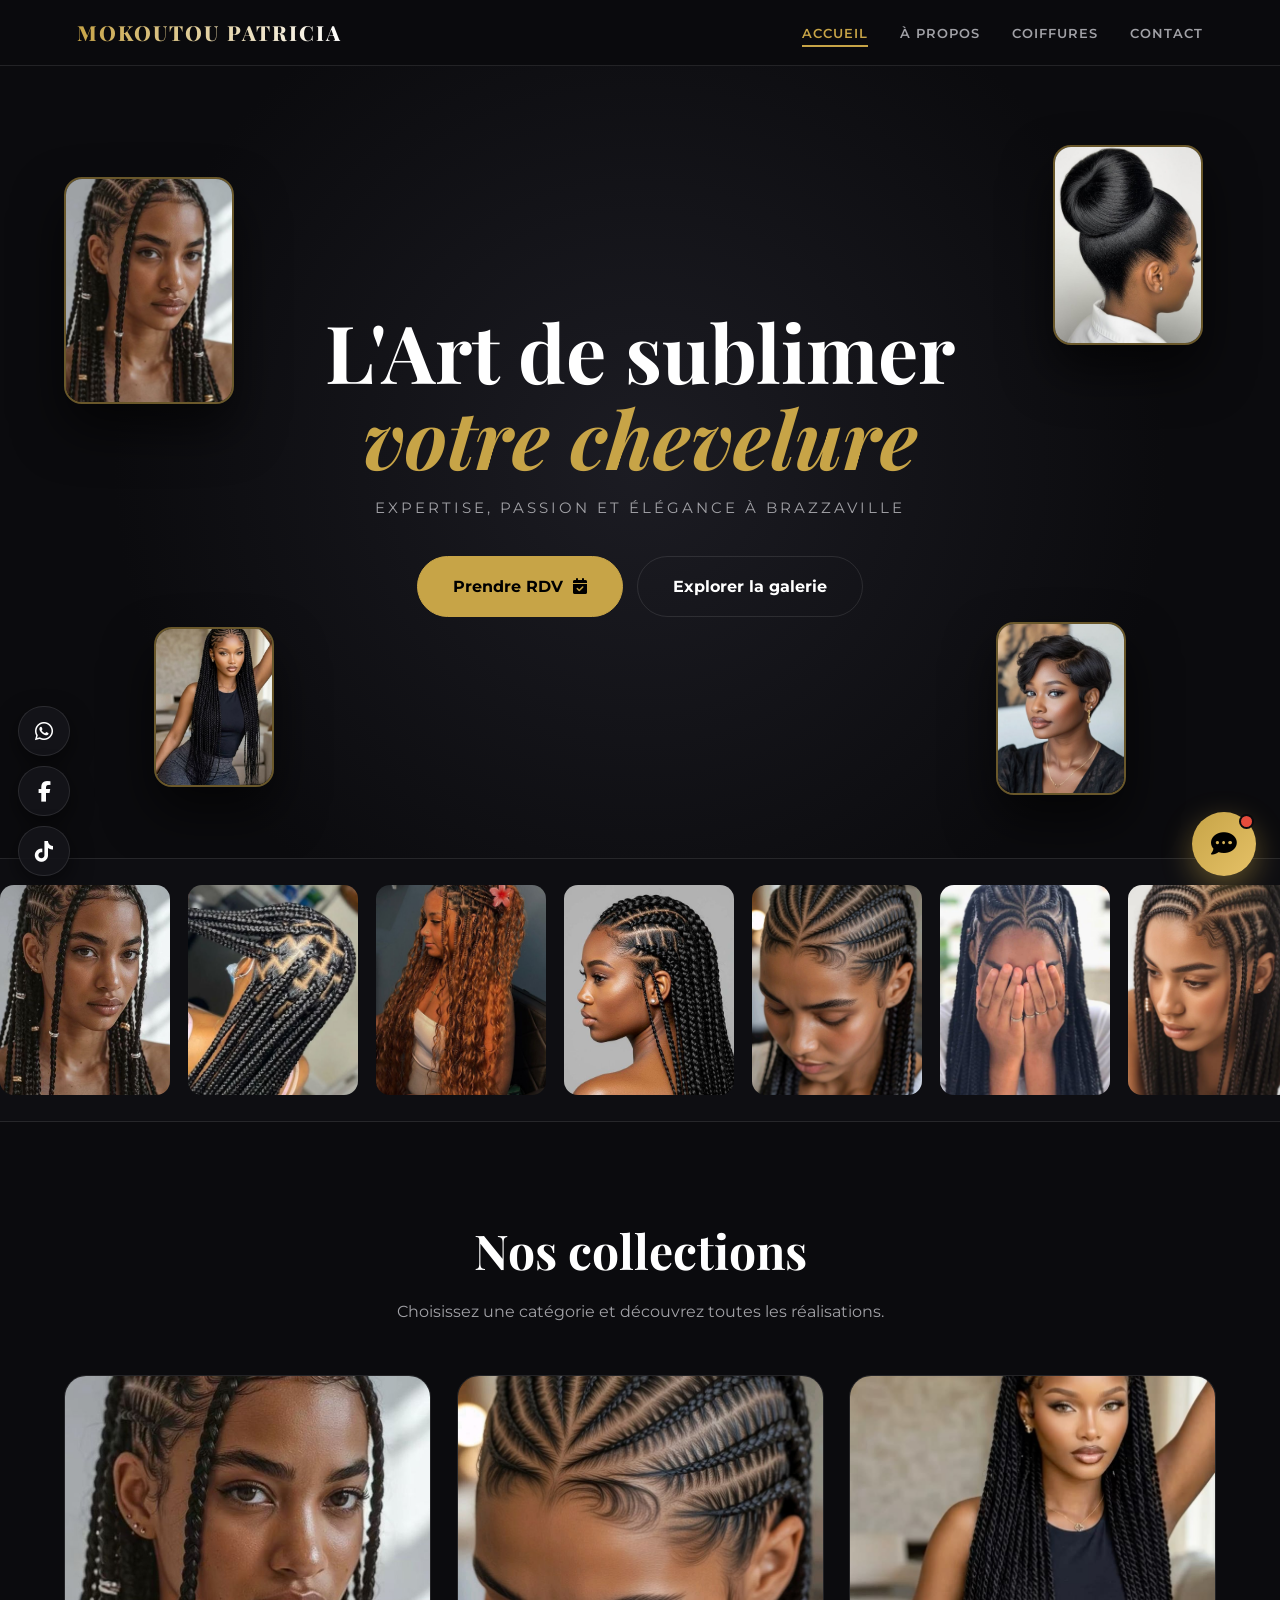
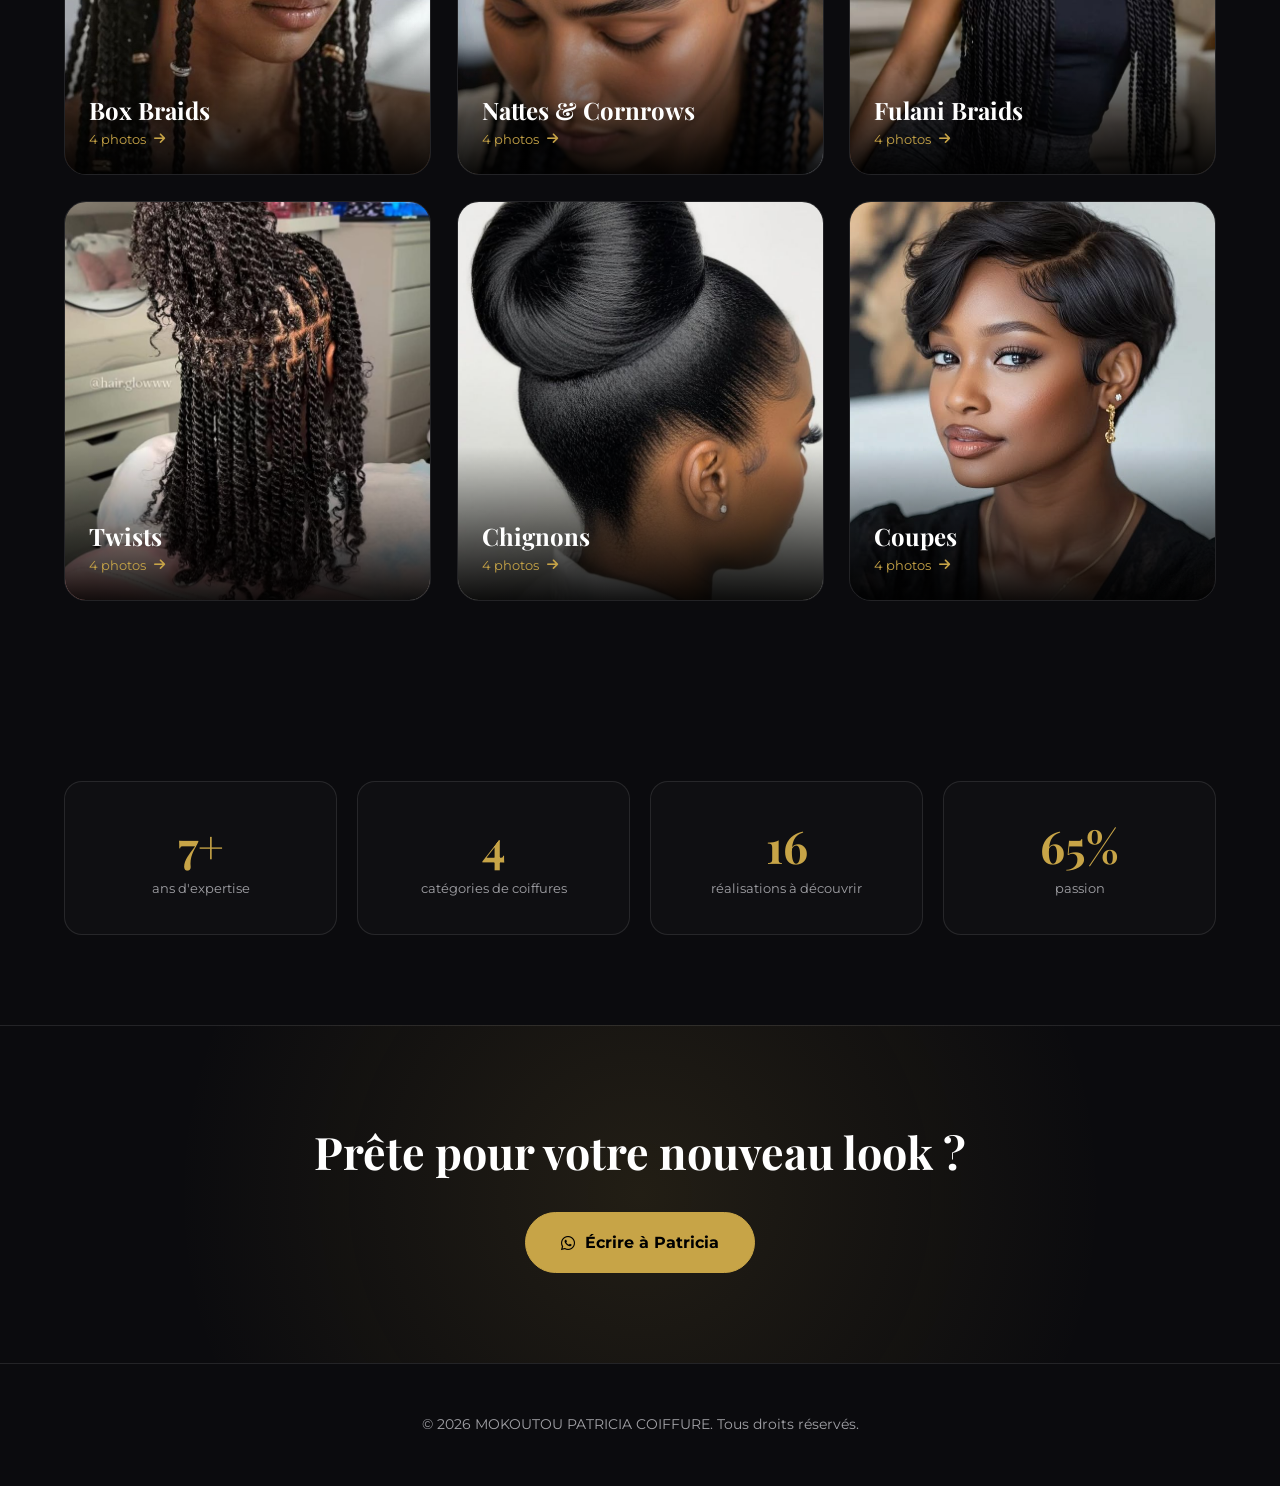
<file: index.html>
<!doctype html>
<html lang="fr">
  <head>
    <meta charset="UTF-8" />
    <meta name="viewport" content="width=device-width,initial-scale=1" />
    <link
      href="https://fonts.googleapis.com/css2?family=Montserrat:wght@300;400;600;800&family=Playfair+Display:ital,wght@0,700;1,700&display=swap"
      rel="stylesheet"
    />
    <link
      rel="stylesheet"
      href="https://cdnjs.cloudflare.com/ajax/libs/font-awesome/6.4.0/css/all.min.css"
    />
    <link rel="stylesheet" href="style.css" />
    <link rel="icon" href="47.jpeg" />
    <title>MOKOUTOU PATRICIA COIFFURE | Haute Coiffure à Brazzaville</title>
  </head>
  <body>
    <main>
      <section class="hero">
        <div class="float f1" data-img="1"></div>
        <div class="float f2" data-img="17"></div>
        <div class="float f3" data-img="21"></div>
        <div class="float f4" data-img="9"></div>
        <div class="hero-in">
          <h1>L'Art de sublimer<br /><em>votre chevelure</em></h1>
          <p class="sub">Expertise, passion et élégance à Brazzaville</p>
          <div class="btns">
            <a href="contact.html" class="btn main"
              >Prendre RDV <i class="fa-solid fa-calendar-check"></i></a
            ><a href="coiffures.html" class="btn line">Explorer la galerie</a>
          </div>
        </div>
      </section>
      <div class="marquee"><div class="track" id="marquee"></div></div>
      <section class="sec">
        <div class="wrap">
          <h2 class="stitle">Nos collections</h2>
          <p class="ssub">Choisissez une catégorie et découvrez toutes les réalisations.</p>
          <div class="cats" id="home-cats"></div>
        </div>
      </section>
      <section class="sec">
        <div class="wrap stats">
          <div class="stat rv">
            <b data-count="10" data-suf="+">0</b><small>ans d'expertise</small>
          </div>
          <div class="stat rv">
            <b id="n-styles" data-count="6">0</b><small>catégories de coiffures</small>
          </div>
          <div class="stat rv">
            <b id="n-photos" data-count="24">0</b><small>réalisations à découvrir</small>
          </div>
          <div class="stat rv"><b data-count="100" data-suf="%">0</b><small>passion</small></div>
        </div>
      </section>
      <section class="band">
        <h2 class="rv">Prête pour votre nouveau look ?</h2>
        <a
          class="btn main rv"
          data-wa="Bonjour Patricia, je souhaite prendre rendez-vous."
          target="_blank"
          href="#"
          ><i class="fa-brands fa-whatsapp"></i> Écrire à Patricia</a
        >
      </section>
    </main>
    <script src="config.js"></script>
    <script src="script.js"></script>
  </body>
</html>
</file>
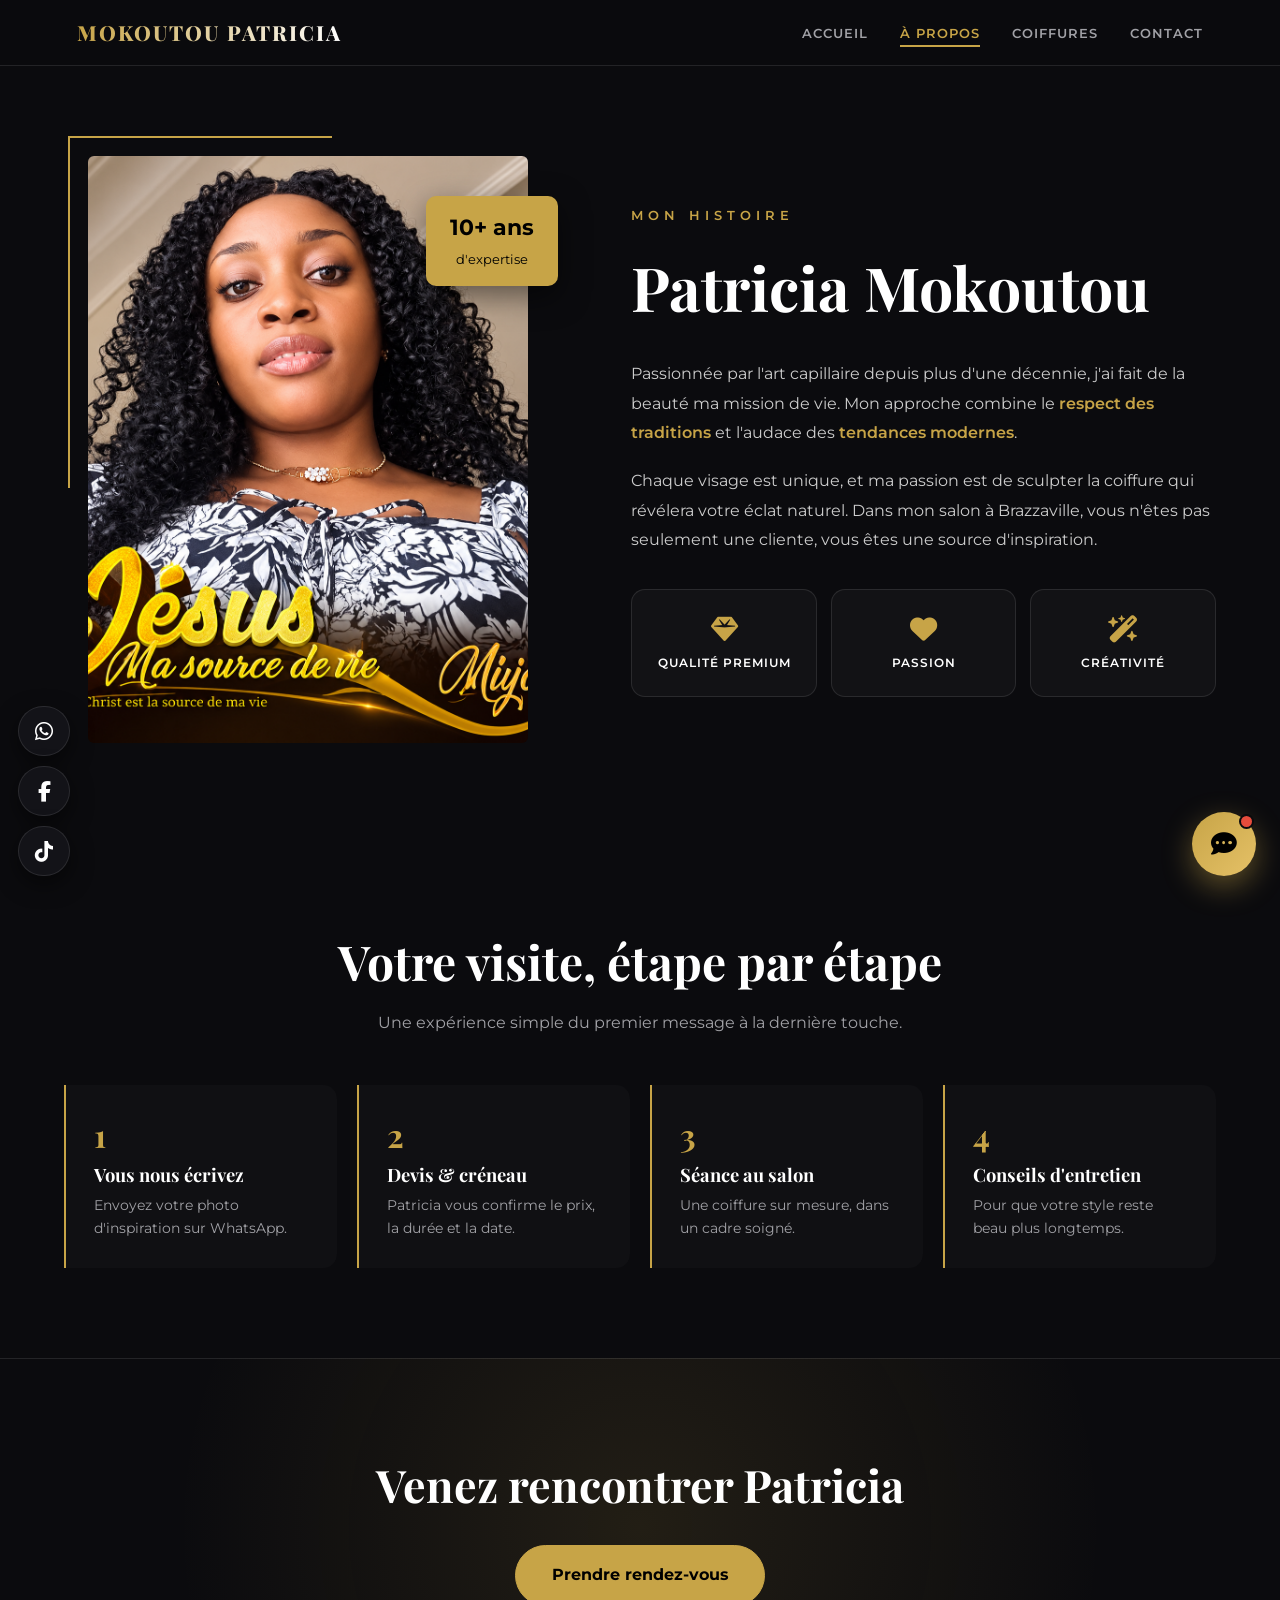
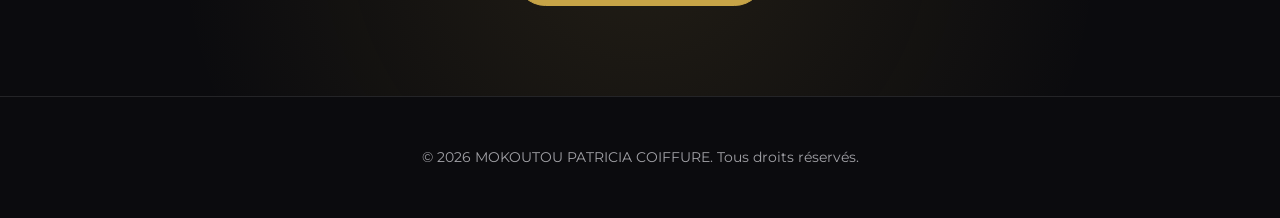
<file: about.html>
<!doctype html>
<html lang="fr">
  <head>
    <meta charset="UTF-8" />
    <meta name="viewport" content="width=device-width,initial-scale=1" />
    <link
      href="https://fonts.googleapis.com/css2?family=Montserrat:wght@300;400;600;800&family=Playfair+Display:ital,wght@0,700;1,700&display=swap"
      rel="stylesheet"
    />
    <link
      rel="stylesheet"
      href="https://cdnjs.cloudflare.com/ajax/libs/font-awesome/6.4.0/css/all.min.css"
    />
    <link rel="stylesheet" href="style.css" />
    <link rel="icon" href="47.jpeg" />
    <title>À propos | MOKOUTOU PATRICIA COIFFURE</title>
  </head>
  <body>
    <main>
      <section class="sec">
        <div class="wrap agrid">
          <div class="aimg rv">
            <div class="gf"></div>
            <div data-img="47" style="position: absolute; inset: 0"></div>
            <div class="exp"><b>10+ ans</b><small>d'expertise</small></div>
          </div>
          <div class="atxt rv">
            <span class="gold" style="letter-spacing: 5px; font-size: 0.8rem; font-weight: 600"
              >MON HISTOIRE</span
            >
            <h1>Patricia Mokoutou</h1>
            <p>
              Passionnée par l'art capillaire depuis plus d'une décennie, j'ai fait de la beauté ma
              mission de vie. Mon approche combine le
              <span class="hl">respect des traditions</span> et l'audace des
              <span class="hl">tendances modernes</span>.
            </p>
            <p>
              Chaque visage est unique, et ma passion est de sculpter la coiffure qui révélera votre
              éclat naturel. Dans mon salon à Brazzaville, vous n'êtes pas seulement une cliente,
              vous êtes une source d'inspiration.
            </p>
            <div class="vals">
              <div class="val">
                <i class="fa-solid fa-gem"></i>
                <h3>QUALITÉ PREMIUM</h3>
              </div>
              <div class="val">
                <i class="fa-solid fa-heart"></i>
                <h3>PASSION</h3>
              </div>
              <div class="val">
                <i class="fa-solid fa-wand-magic-sparkles"></i>
                <h3>CRÉATIVITÉ</h3>
              </div>
            </div>
          </div>
        </div>
      </section>
      <section class="sec">
        <div class="wrap">
          <h2 class="stitle">Votre visite, étape par étape</h2>
          <p class="ssub">Une expérience simple du premier message à la dernière touche.</p>
          <div class="steps">
            <div class="step rv">
              <h3>Vous nous écrivez</h3>
              <p>Envoyez votre photo d'inspiration sur WhatsApp.</p>
            </div>
            <div class="step rv">
              <h3>Devis & créneau</h3>
              <p>Patricia vous confirme le prix, la durée et la date.</p>
            </div>
            <div class="step rv">
              <h3>Séance au salon</h3>
              <p>Une coiffure sur mesure, dans un cadre soigné.</p>
            </div>
            <div class="step rv">
              <h3>Conseils d'entretien</h3>
              <p>Pour que votre style reste beau plus longtemps.</p>
            </div>
          </div>
        </div>
      </section>
      <section class="band">
        <h2 class="rv">Venez rencontrer Patricia</h2>
        <a class="btn main rv" href="contact.html">Prendre rendez-vous</a>
      </section>
    </main>
    <script src="config.js"></script>
    <script src="script.js"></script>
  </body>
</html>
</file>
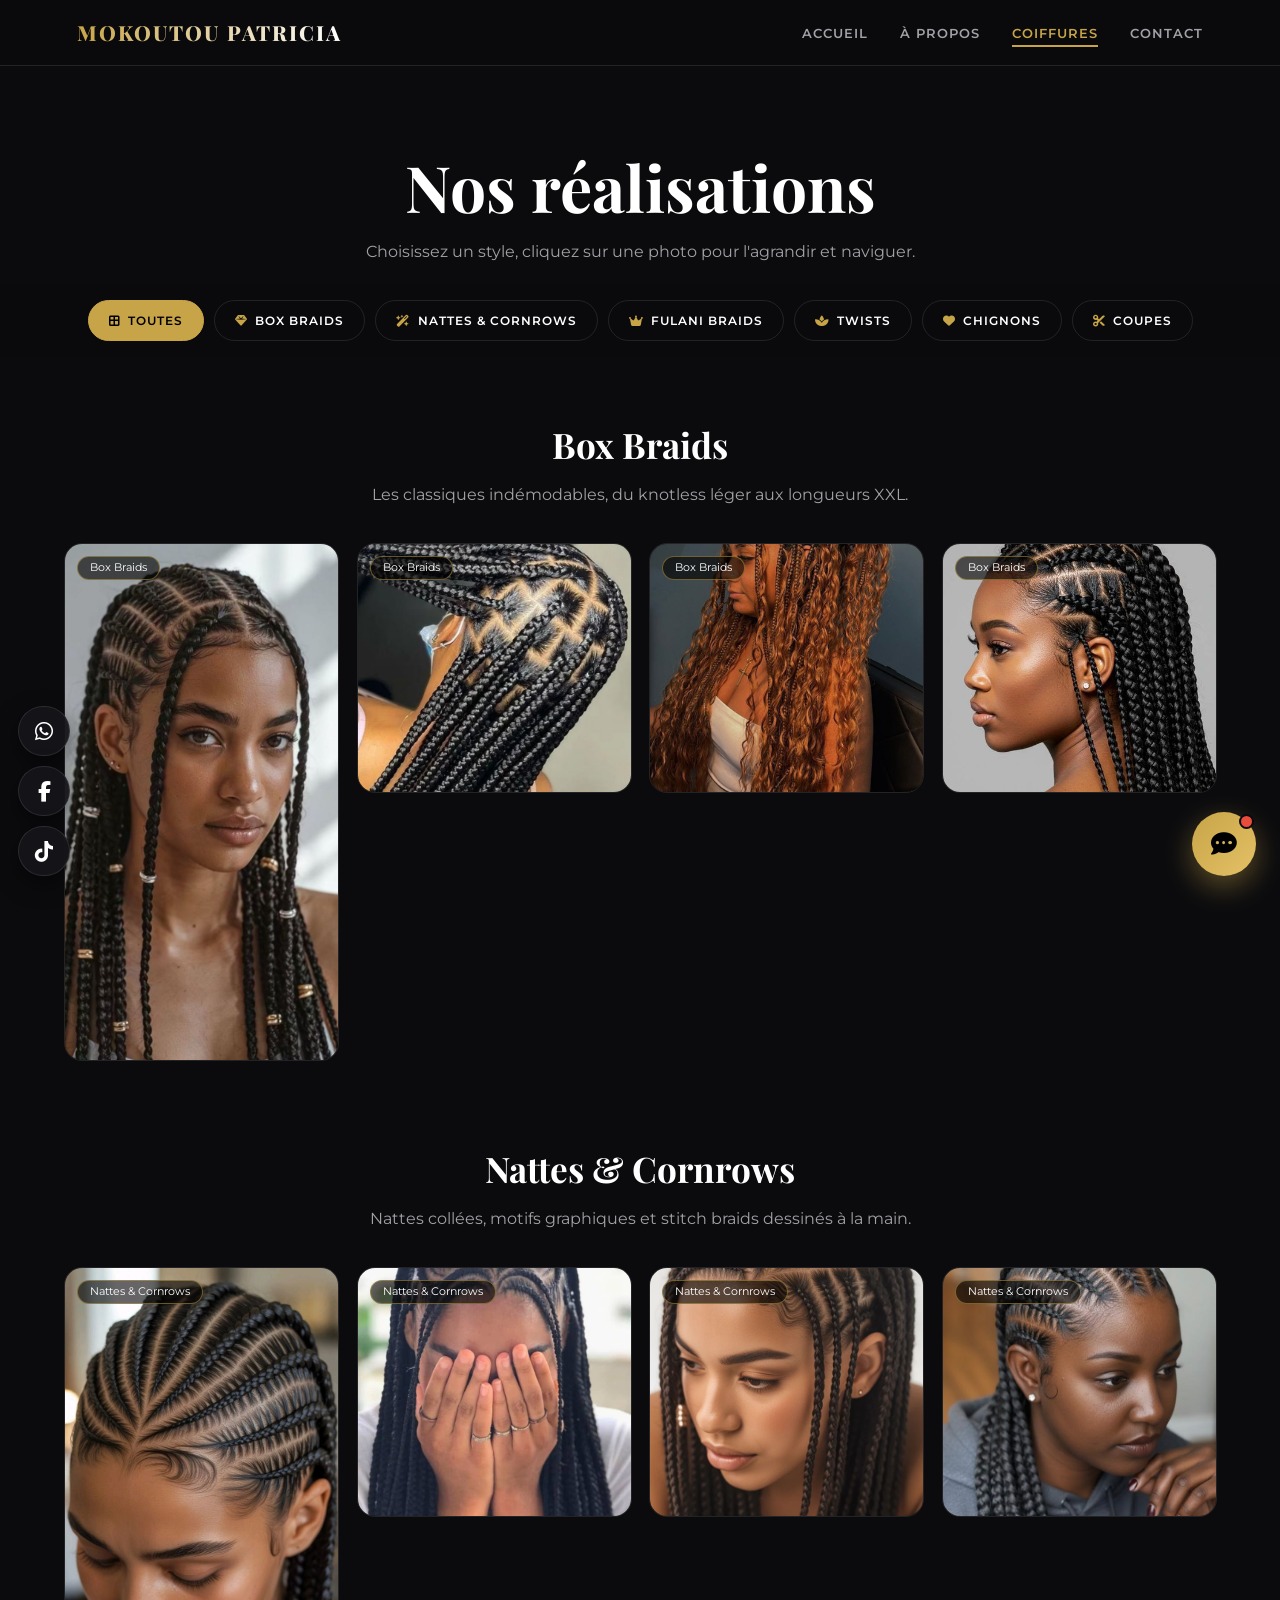
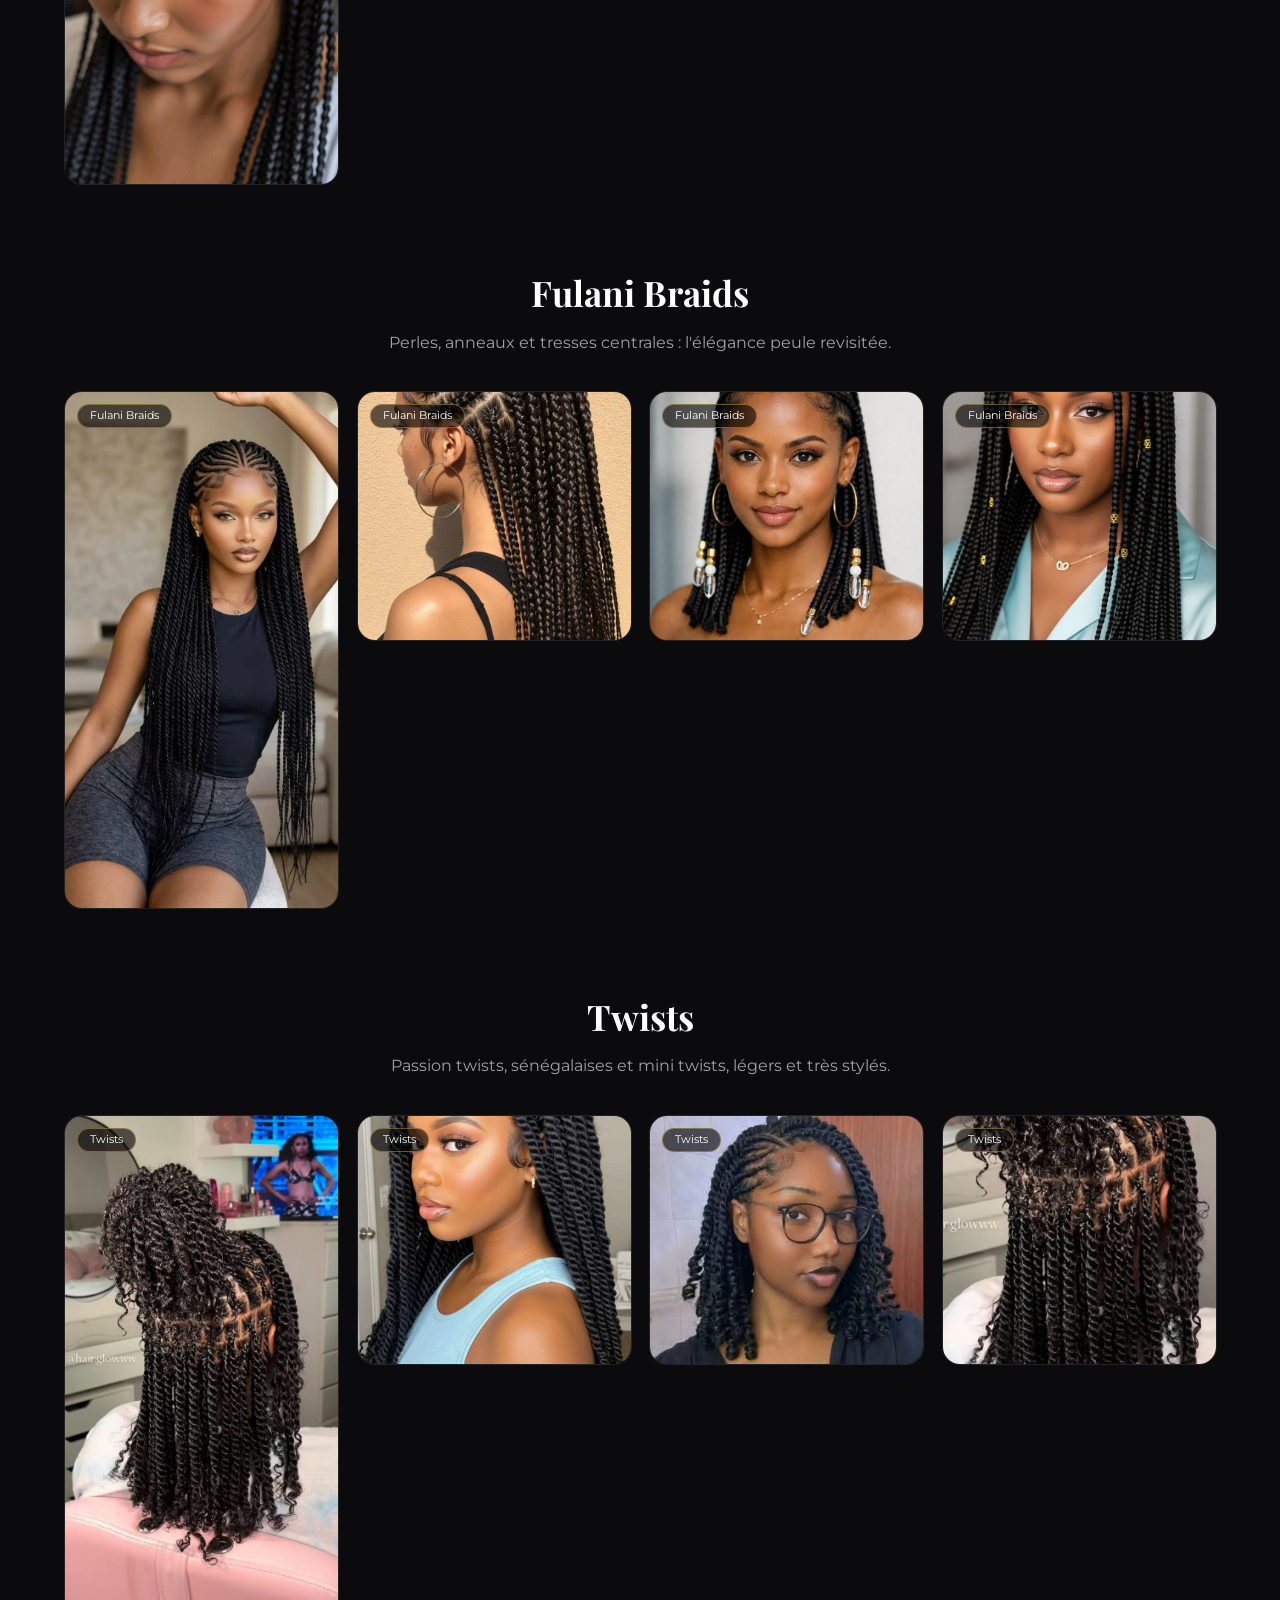
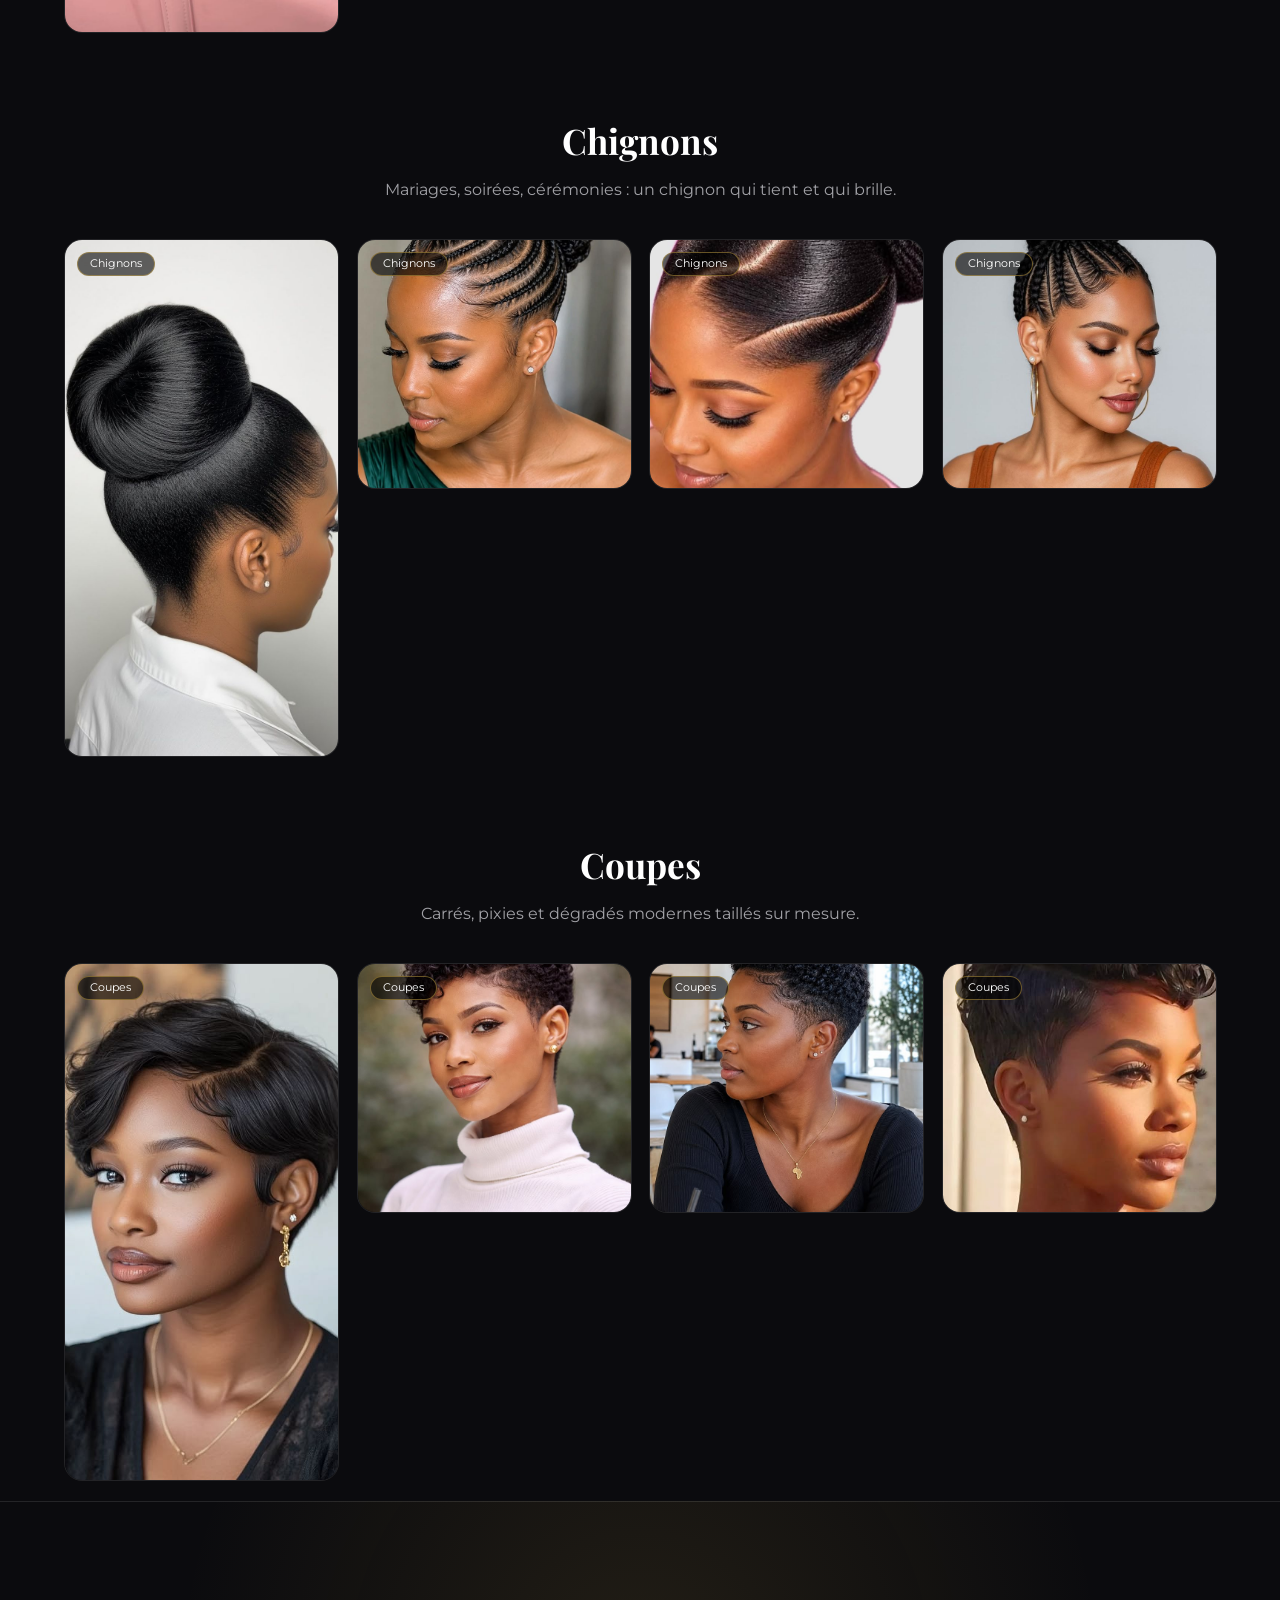
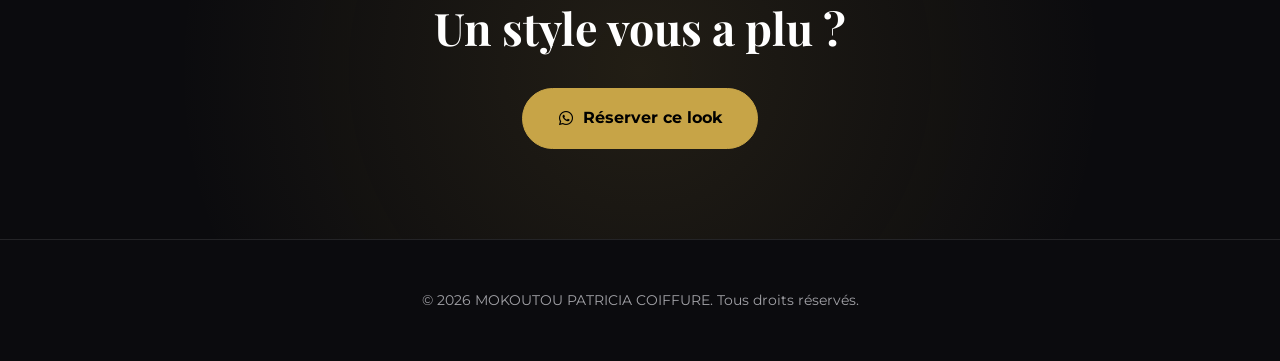
<file: coiffures.html>
<!doctype html>
<html lang="fr">
  <head>
    <meta charset="UTF-8" />
    <meta name="viewport" content="width=device-width,initial-scale=1" />
    <link
      href="https://fonts.googleapis.com/css2?family=Montserrat:wght@300;400;600;800&family=Playfair+Display:ital,wght@0,700;1,700&display=swap"
      rel="stylesheet"
    />
    <link
      rel="stylesheet"
      href="https://cdnjs.cloudflare.com/ajax/libs/font-awesome/6.4.0/css/all.min.css"
    />
    <link rel="stylesheet" href="style.css" />
    <link rel="icon" href="47.jpeg" />
    <title>Nos Coiffures | MOKOUTOU PATRICIA COIFFURE</title>
  </head>
  <body>
    <main>
      <div class="phead">
        <h1>Nos réalisations</h1>
        <p>Choisissez un style, cliquez sur une photo pour l'agrandir et naviguer.</p>
      </div>
      <div class="chips" id="chips"></div>
      <div id="cat-sections"></div>
      <section class="band">
        <h2>Un style vous a plu ?</h2>
        <a
          class="btn main"
          data-wa="Bonjour Patricia, j'ai vu une coiffure sur votre site qui me plaît."
          target="_blank"
          href="#"
          ><i class="fa-brands fa-whatsapp"></i> Réserver ce look</a
        >
      </section>
    </main>
    <script src="config.js"></script>
    <script src="script.js"></script>
  </body>
</html>
</file>
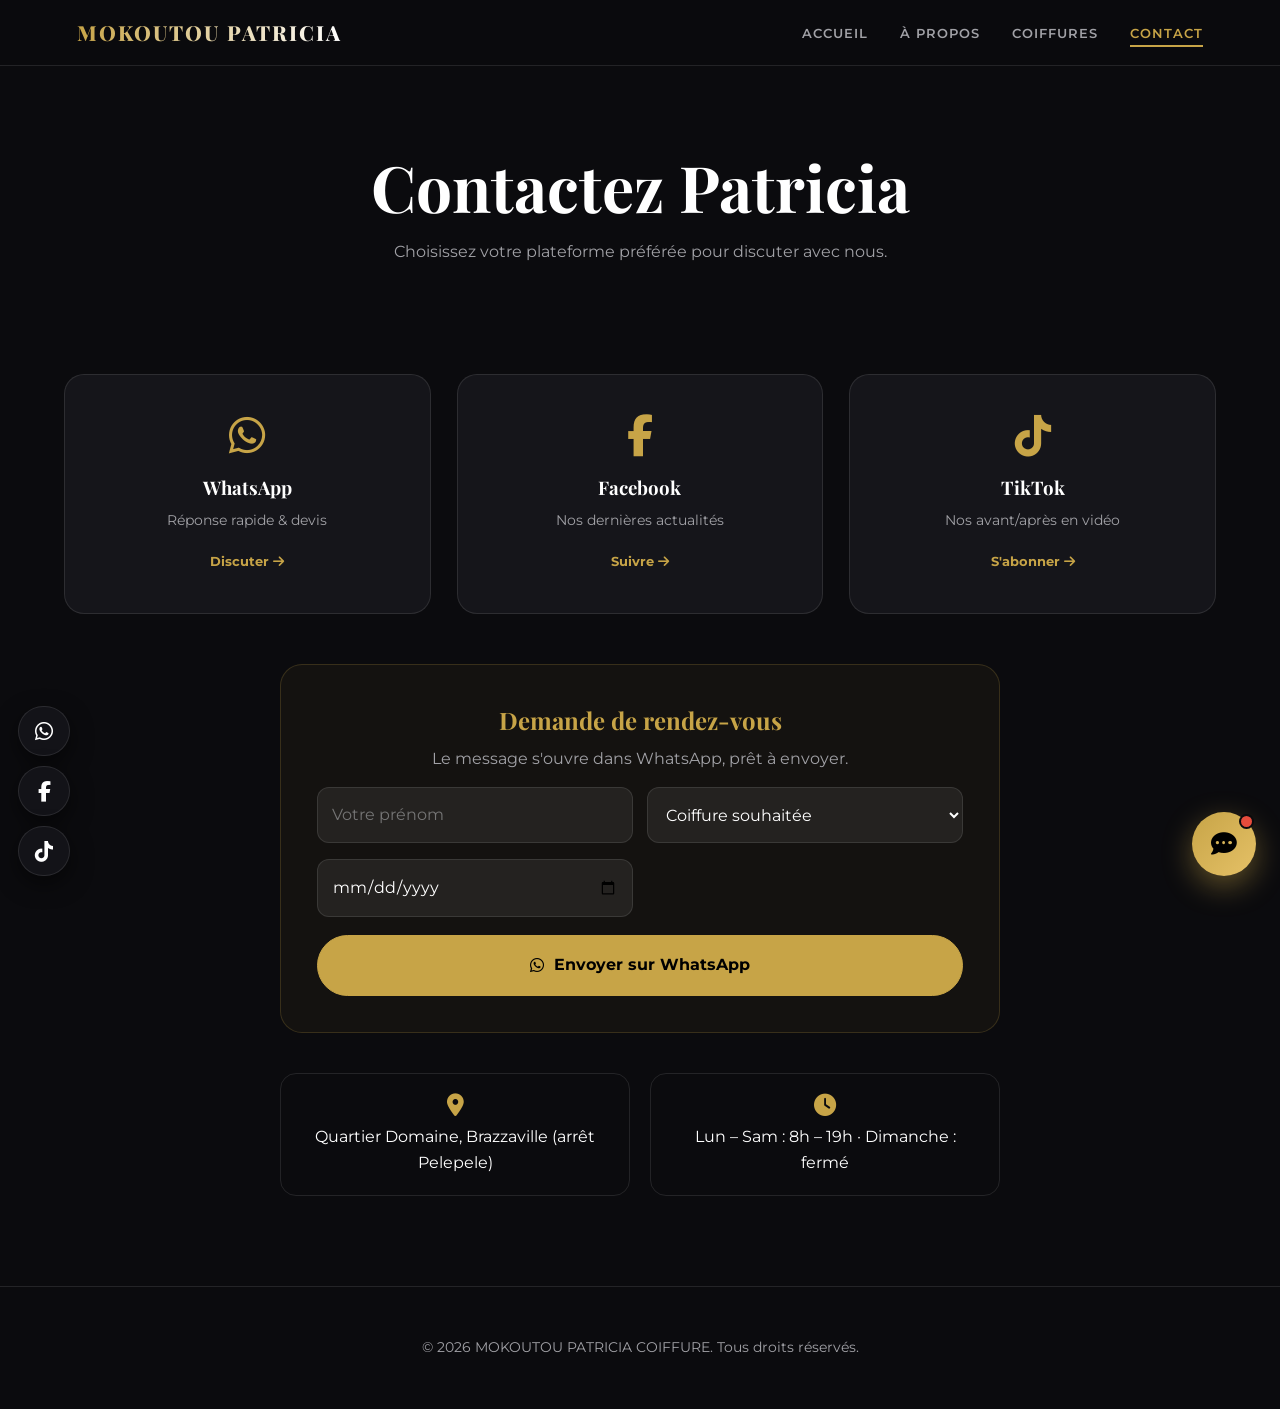
<file: contact.html>
<!doctype html>
<html lang="fr">
  <head>
    <meta charset="UTF-8" />
    <meta name="viewport" content="width=device-width,initial-scale=1" />
    <link
      href="https://fonts.googleapis.com/css2?family=Montserrat:wght@300;400;600;800&family=Playfair+Display:ital,wght@0,700;1,700&display=swap"
      rel="stylesheet"
    />
    <link
      rel="stylesheet"
      href="https://cdnjs.cloudflare.com/ajax/libs/font-awesome/6.4.0/css/all.min.css"
    />
    <link rel="stylesheet" href="style.css" />
    <link rel="icon" href="47.jpeg" />
    <title>Contact | MOKOUTOU PATRICIA COIFFURE</title>
  </head>
  <body>
    <main>
      <div class="phead">
        <h1>Contactez Patricia</h1>
        <p>Choisissez votre plateforme préférée pour discuter avec nous.</p>
      </div>
      <section class="sec">
        <div class="wrap">
          <div class="cgrid">
            <a class="cc rv" data-wa="Bonjour Patricia !" target="_blank" href="#"
              ><i class="big fa-brands fa-whatsapp"></i>
              <h3>WhatsApp</h3>
              <p>Réponse rapide & devis</p>
              <span class="go">Discuter <i class="fa-solid fa-arrow-right"></i></span
            ></a>
            <a class="cc rv" href="https://facebook.com/patricia" target="_blank"
              ><i class="big fa-brands fa-facebook-f"></i>
              <h3>Facebook</h3>
              <p>Nos dernières actualités</p>
              <span class="go">Suivre <i class="fa-solid fa-arrow-right"></i></span
            ></a>
            <a class="cc rv" href="https://www.tiktok.com/@patriciamokoutou" target="_blank"
              ><i class="big fa-brands fa-tiktok"></i>
              <h3>TikTok</h3>
              <p>Nos avant/après en vidéo</p>
              <span class="go">S'abonner <i class="fa-solid fa-arrow-right"></i></span
            ></a>
          </div>
          <form class="form rv" id="rdv">
            <h2>Demande de rendez-vous</h2>
            <p style="text-align: center; color: var(--mut)">
              Le message s'ouvre dans WhatsApp, prêt à envoyer.
            </p>
            <div class="row">
              <input id="f-name" placeholder="Votre prénom" required aria-label="Prénom" /><select
                id="f-style"
                aria-label="Coiffure"
              ></select>
            </div>
            <div class="row"><input id="f-date" type="date" aria-label="Date souhaitée" /></div>
            <button class="btn main" type="submit">
              <i class="fa-brands fa-whatsapp"></i> Envoyer sur WhatsApp
            </button>
          </form>
          <div class="info rv">
            <div>
              <i class="fa-solid fa-location-dot"></i>
              <p data-cfg="adresse"></p>
            </div>
            <div>
              <i class="fa-solid fa-clock"></i>
              <p data-cfg="horaires"></p>
            </div>
          </div>
        </div>
      </section>
    </main>
    <script src="config.js"></script>
    <script src="script.js"></script>
  </body>
</html>
</file>
<file: style.css>
:root {
  --g: #c7a447;
  --g2: #e5c167;
  --bg: #0b0b0e;
  --card: #15151a;
  --mut: #a1a1a6;
  --bd: rgba(255, 255, 255, 0.1);
}
* {
  box-sizing: border-box;
  margin: 0;
  padding: 0;
}
html {
  scroll-behavior: smooth;
}
body {
  background: var(--bg);
  color: #fff;
  font-family: Montserrat, sans-serif;
  line-height: 1.6;
  overflow-x: hidden;
}
h1,
h2,
h3,
.logo {
  font-family: "Playfair Display", serif;
}
a {
  color: inherit;
  text-decoration: none;
}
button {
  font: inherit;
}
.wrap {
  max-width: 1200px;
  margin: 0 auto;
  padding: 0 24px;
}
.gold {
  color: var(--g);
}
:focus-visible {
  outline: 2px solid var(--g2);
  outline-offset: 3px;
}
/* barre de progression + halo souris */
.prog {
  position: fixed;
  top: 0;
  left: 0;
  height: 3px;
  width: 0;
  background: linear-gradient(90deg, var(--g), var(--g2));
  z-index: 3000;
}
.glow {
  position: fixed;
  width: 380px;
  height: 380px;
  border-radius: 50%;
  pointer-events: none;
  z-index: 0;
  background: radial-gradient(circle, rgba(199, 164, 71, 0.13), transparent 65%);
  transform: translate(-50%, -50%);
  left: -999px;
  top: -999px;
}
/* header */
.hdr {
  position: sticky;
  top: 0;
  z-index: 1000;
  display: flex;
  justify-content: space-between;
  align-items: center;
  padding: 1rem 6%;
  background: rgba(11, 11, 14, 0.88);
  backdrop-filter: blur(14px);
  border-bottom: 1px solid var(--bd);
}
.logo {
  font-size: 1.3rem;
  font-weight: 800;
  letter-spacing: 2px;
  background: linear-gradient(90deg, var(--g), #fff, var(--g));
  background-size: 200% auto;
  -webkit-background-clip: text;
  background-clip: text;
  color: transparent;
  animation: shine 4s linear infinite;
}
@keyframes shine {
  to {
    background-position: 200% center;
  }
}
.nav {
  display: flex;
  gap: 2rem;
  list-style: none;
}
.nav a {
  font-size: 0.8rem;
  font-weight: 600;
  text-transform: uppercase;
  letter-spacing: 1px;
  color: var(--mut);
  position: relative;
  padding: 4px 0;
  transition: 0.3s;
}
.nav a::after {
  content: "";
  position: absolute;
  left: 0;
  bottom: -2px;
  height: 2px;
  width: 0;
  background: var(--g);
  transition: 0.35s;
}
.nav a:hover,
.nav a.on {
  color: var(--g);
}
.nav a:hover::after,
.nav a.on::after {
  width: 100%;
}
.burger {
  display: none;
  background: none;
  border: 0;
  color: #fff;
  font-size: 1.5rem;
  cursor: pointer;
}
/* boutons */
.btn {
  display: inline-flex;
  align-items: center;
  gap: 10px;
  padding: 1.05rem 2.2rem;
  border-radius: 50px;
  font-weight: 700;
  border: 1px solid var(--g);
  cursor: pointer;
  transition: 0.4s;
  position: relative;
  overflow: hidden;
}
.btn.main {
  background: var(--g);
  color: #000;
}
.btn.main:hover {
  transform: translateY(-4px);
  box-shadow: 0 12px 30px rgba(199, 164, 71, 0.45);
}
.btn.line {
  background: transparent;
  color: #fff;
  border-color: var(--bd);
}
.btn.line:hover {
  background: #fff;
  color: #000;
}
/* hero */
.hero {
  min-height: 88vh;
  display: grid;
  place-items: center;
  text-align: center;
  padding: 60px 6%;
  position: relative;
  background: radial-gradient(circle at center, #1c1c23, var(--bg) 70%);
  overflow: hidden;
}
.hero h1 {
  font-size: clamp(2.6rem, 7vw, 5rem);
  line-height: 1.08;
  margin-bottom: 1rem;
}
.hero h1 em {
  color: var(--g);
}
.hero p.sub {
  color: var(--mut);
  letter-spacing: 3px;
  text-transform: uppercase;
  font-size: 0.95rem;
  margin-bottom: 2.2rem;
}
.hero .btns {
  display: flex;
  gap: 14px;
  justify-content: center;
  flex-wrap: wrap;
}
.hero-in {
  position: relative;
  z-index: 2;
}
.float {
  position: absolute;
  width: 170px;
  aspect-ratio: 3/4;
  border-radius: 18px;
  overflow: hidden;
  border: 2px solid rgba(199, 164, 71, 0.5);
  box-shadow: 0 25px 50px rgba(0, 0, 0, 0.6);
  animation: fl 7s ease-in-out infinite;
  z-index: 1;
}
.f1 {
  left: 5%;
  top: 14%;
}
.f2 {
  right: 6%;
  top: 10%;
  animation-delay: -2s;
  width: 150px;
}
.f3 {
  right: 12%;
  bottom: 8%;
  animation-delay: -4s;
  width: 130px;
}
.f4 {
  left: 12%;
  bottom: 9%;
  animation-delay: -1s;
  width: 120px;
}
@keyframes fl {
  50% {
    transform: translateY(-22px) rotate(3deg);
  }
}
/* photos + placeholders */
.media {
  position: absolute;
  inset: 0;
}
.media img,
.ph {
  width: 100%;
  height: 100%;
  object-fit: cover;
  display: block;
  transition: transform 0.8s cubic-bezier(0.2, 0.8, 0.2, 1);
}
.ph {
  display: grid;
  place-items: center;
  background: linear-gradient(135deg, #2a2412, #15151a 60%, #2a2412);
  color: var(--g);
  font:
    700 3rem "Playfair Display",
    serif;
}
/* bandeau défilant */
.marquee {
  overflow: hidden;
  padding: 26px 0;
  border-block: 1px solid var(--bd);
  background: #0e0e12;
}
.track {
  display: flex;
  gap: 18px;
  width: max-content;
  animation: mq 45s linear infinite;
}
.marquee:hover .track {
  animation-play-state: paused;
}
.track .mi {
  position: relative;
  width: 170px;
  height: 210px;
  border-radius: 14px;
  overflow: hidden;
  flex: none;
  cursor: pointer;
}
.track .mi:hover img,
.track .mi:hover .ph {
  transform: scale(1.12);
}
@keyframes mq {
  to {
    transform: translateX(-50%);
  }
}
/* sections */
.sec {
  padding: 90px 0;
  position: relative;
  z-index: 1;
}
.stitle {
  font-size: clamp(2rem, 5vw, 3rem);
  text-align: center;
  margin-bottom: 10px;
}
.ssub {
  text-align: center;
  color: var(--mut);
  margin: 0 auto 50px;
  max-width: 560px;
}
.cats {
  display: grid;
  grid-template-columns: repeat(auto-fit, minmax(300px, 1fr));
  gap: 26px;
}
.cat {
  position: relative;
  height: 400px;
  border-radius: 22px;
  overflow: hidden;
  border: 1px solid var(--bd);
  display: block;
  transform-style: preserve-3d;
  transition:
    border-color 0.4s,
    transform 0.15s;
}
.cat:hover {
  border-color: var(--g);
}
.cat:hover img,
.cat:hover .ph {
  transform: scale(1.1);
}
.cat .cap {
  position: absolute;
  inset: auto 0 0 0;
  padding: 70px 24px 24px;
  background: linear-gradient(transparent, rgba(0, 0, 0, 0.92));
}
.cat h3 {
  font-size: 1.5rem;
}
.cat span {
  color: var(--g);
  font-size: 0.8rem;
  display: flex;
  gap: 8px;
  align-items: center;
  transition: 0.4s;
}
.cat:hover span {
  gap: 16px;
}
.stats {
  display: grid;
  grid-template-columns: repeat(auto-fit, minmax(180px, 1fr));
  gap: 20px;
  text-align: center;
}
.stat {
  padding: 34px 10px;
  border: 1px solid var(--bd);
  border-radius: 18px;
  background: rgba(255, 255, 255, 0.02);
}
.stat b {
  display: block;
  font:
    700 2.8rem "Playfair Display",
    serif;
  color: var(--g);
}
.stat small {
  color: var(--mut);
}
.band {
  text-align: center;
  padding: 90px 24px;
  background: radial-gradient(circle, rgba(199, 164, 71, 0.12), transparent 70%);
  border-top: 1px solid var(--bd);
}
.band h2 {
  font-size: clamp(1.8rem, 4vw, 2.8rem);
  margin-bottom: 24px;
}
/* reveal */
.rv {
  opacity: 0;
  transform: translateY(34px) scale(0.97);
  transition:
    opacity 0.8s,
    transform 0.8s cubic-bezier(0.2, 0.8, 0.2, 1);
}
.rv.in {
  opacity: 1;
  transform: none;
}
/* page head */
.phead {
  text-align: center;
  padding: 70px 24px 20px;
  position: relative;
  z-index: 1;
}
.phead h1 {
  font-size: clamp(2.4rem, 6vw, 4rem);
}
.phead p {
  color: var(--mut);
}
/* coiffures */
.chips {
  position: sticky;
  top: 64px;
  z-index: 900;
  display: flex;
  gap: 10px;
  justify-content: center;
  flex-wrap: wrap;
  padding: 16px 24px;
  background: rgba(11, 11, 14, 0.9);
  backdrop-filter: blur(12px);
}
.chip {
  background: transparent;
  border: 1px solid var(--bd);
  color: #fff;
  padding: 10px 20px;
  border-radius: 30px;
  cursor: pointer;
  font-size: 0.75rem;
  text-transform: uppercase;
  letter-spacing: 1px;
  font-weight: 600;
  transition: 0.35s;
}
.chip i {
  margin-right: 7px;
  color: var(--g);
  transition: 0.3s;
}
.chip:hover,
.chip.on {
  background: var(--g);
  color: #000;
  border-color: var(--g);
}
.chip:hover i,
.chip.on i {
  color: #000;
}
.csec {
  padding: 60px 0 20px;
}
.csec h2 {
  font-size: 2.2rem;
  text-align: center;
}
.csec .d {
  text-align: center;
  color: var(--mut);
  max-width: 560px;
  margin: 8px auto 36px;
}
.grid {
  display: grid;
  grid-template-columns: repeat(auto-fill, minmax(250px, 1fr));
  grid-auto-rows: 250px;
  gap: 18px;
  grid-auto-flow: dense;
}
.grid .pc:nth-child(4n + 1) {
  grid-row: span 2;
}
.pc {
  position: relative;
  border-radius: 18px;
  overflow: hidden;
  cursor: zoom-in;
  border: 1px solid var(--bd);
  transform: perspective(900px) rotateX(var(--rx, 0deg)) rotateY(var(--ry, 0deg));
  transition:
    transform 0.2s,
    border-color 0.3s,
    opacity 0.8s;
}
.pc.rv {
  transition:
    opacity 0.8s,
    transform 0.8s;
}
.pc:hover {
  border-color: var(--g);
  box-shadow: 0 22px 50px rgba(0, 0, 0, 0.6);
}
.pc:hover img,
.pc:hover .ph {
  transform: scale(1.12);
}
.pc::after {
  content: "";
  position: absolute;
  inset: 0;
  background: radial-gradient(
    circle at var(--mx, 50%) var(--my, 50%),
    rgba(255, 255, 255, 0.22),
    transparent 45%
  );
  opacity: 0;
  transition: 0.3s;
  pointer-events: none;
}
.pc:hover::after {
  opacity: 1;
}
.pc .ov {
  position: absolute;
  inset: auto 0 0 0;
  padding: 50px 18px 16px;
  background: linear-gradient(transparent, rgba(0, 0, 0, 0.9));
  transform: translateY(100%);
  transition: 0.45s cubic-bezier(0.2, 0.8, 0.2, 1);
  display: flex;
  justify-content: space-between;
  align-items: end;
}
.pc:hover .ov {
  transform: none;
}
.pc .ov b {
  font:
    700 1.1rem "Playfair Display",
    serif;
  color: var(--g2);
}
.pc .ov i {
  width: 36px;
  height: 36px;
  border-radius: 50%;
  background: var(--g);
  color: #000;
  display: grid;
  place-items: center;
}
.pc .nb {
  position: absolute;
  top: 12px;
  left: 12px;
  background: rgba(0, 0, 0, 0.6);
  border: 1px solid rgba(199, 164, 71, 0.5);
  border-radius: 20px;
  padding: 2px 12px;
  font-size: 0.7rem;
  z-index: 2;
}
/* lightbox */
.lb {
  position: fixed;
  inset: 0;
  z-index: 4000;
  background: rgba(0, 0, 0, 0.95);
  display: none;
  align-items: center;
  justify-content: center;
  flex-direction: column;
  gap: 14px;
}
.lb.on {
  display: flex;
  animation: fi 0.35s;
}
@keyframes fi {
  from {
    opacity: 0;
  }
}
.lb .fr {
  position: relative;
  width: min(90vw, 560px);
  height: min(72vh, 720px);
  border-radius: 16px;
  overflow: hidden;
  border: 1px solid var(--g);
}
.lb .fr .ph {
  font-size: 8rem;
}
.lb .fr > * {
  animation: zi 0.45s cubic-bezier(0.2, 0.8, 0.2, 1);
}
@keyframes zi {
  from {
    opacity: 0;
    transform: scale(0.92);
  }
}
.lb p {
  color: var(--g2);
  font:
    700 1.3rem "Playfair Display",
    serif;
}
.lb small {
  color: var(--mut);
}
.lb button {
  position: absolute;
  background: rgba(255, 255, 255, 0.08);
  border: 1px solid var(--bd);
  color: #fff;
  width: 50px;
  height: 50px;
  border-radius: 50%;
  cursor: pointer;
  font-size: 1.2rem;
  transition: 0.3s;
}
.lb button:hover {
  background: var(--g);
  color: #000;
}
.lb .x {
  top: 20px;
  right: 20px;
}
.lb .pv {
  left: 18px;
  top: 50%;
}
.lb .nx {
  right: 18px;
  top: 50%;
}
/* à propos */
.agrid {
  display: grid;
  grid-template-columns: 1fr 1.2fr;
  gap: 80px;
  align-items: center;
}
.aimg {
  position: relative;
  max-width: 440px;
  aspect-ratio: 3/4;
  margin: auto;
  width: 100%;
}
.aimg .media {
  border-radius: 6px;
  overflow: hidden;
}
.gf {
  position: absolute;
  top: -20px;
  left: -20px;
  width: 60%;
  height: 60%;
  border-top: 2px solid var(--g);
  border-left: 2px solid var(--g);
  z-index: 2;
}
.exp {
  position: absolute;
  top: 40px;
  right: -30px;
  background: var(--g);
  color: #000;
  padding: 14px 24px;
  border-radius: 10px;
  text-align: center;
  z-index: 3;
  box-shadow: 0 10px 30px rgba(0, 0, 0, 0.5);
  animation: fl 6s ease-in-out infinite;
}
.exp b {
  display: block;
  font-size: 1.4rem;
}
.atxt h1 {
  font-size: clamp(2.4rem, 5vw, 3.8rem);
  margin: 10px 0 24px;
}
.atxt p {
  color: #ccc;
  line-height: 1.85;
  margin-bottom: 18px;
}
.hl {
  color: var(--g);
  font-weight: 600;
}
.vals {
  display: grid;
  grid-template-columns: repeat(3, 1fr);
  gap: 14px;
  margin-top: 34px;
}
.val {
  padding: 26px 10px;
  text-align: center;
  border: 1px solid var(--bd);
  border-radius: 14px;
  transition: 0.4s;
  background: rgba(255, 255, 255, 0.03);
}
.val:hover {
  border-color: var(--g);
  transform: translateY(-6px);
  background: rgba(199, 164, 71, 0.06);
}
.val i {
  font-size: 1.7rem;
  color: var(--g);
  margin-bottom: 12px;
  display: block;
}
.val h3 {
  font: 600 0.75rem Montserrat;
  letter-spacing: 1px;
}
.steps {
  display: grid;
  grid-template-columns: repeat(auto-fit, minmax(220px, 1fr));
  gap: 20px;
  counter-reset: s;
}
.step {
  padding: 28px;
  border-left: 2px solid var(--g);
  background: rgba(255, 255, 255, 0.02);
  counter-increment: s;
  border-radius: 0 14px 14px 0;
}
.step::before {
  content: counter(s);
  font:
    700 2rem "Playfair Display",
    serif;
  color: var(--g);
}
.step h3 {
  font-size: 1.15rem;
  margin: 4px 0;
}
.step p {
  color: var(--mut);
  font-size: 0.9rem;
}
/* contact */
.cgrid {
  display: grid;
  grid-template-columns: repeat(auto-fit, minmax(260px, 1fr));
  gap: 26px;
  margin-bottom: 50px;
}
.cc {
  background: var(--card);
  padding: 40px 24px;
  border-radius: 20px;
  border: 1px solid var(--bd);
  text-align: center;
  transition: 0.4s;
  display: block;
}
.cc:hover {
  transform: translateY(-10px);
  border-color: var(--g);
}
.cc i.big {
  font-size: 2.6rem;
  color: var(--g);
  margin-bottom: 16px;
  display: block;
  transition: 0.4s;
}
.cc:hover i.big {
  transform: scale(1.2) rotate(-8deg);
}
.cc p {
  color: var(--mut);
  margin: 6px 0 16px;
  font-size: 0.9rem;
}
.cc .go {
  color: var(--g);
  font-weight: 700;
  font-size: 0.8rem;
}
.form {
  background: rgba(199, 164, 71, 0.05);
  border: 1px solid rgba(199, 164, 71, 0.2);
  border-radius: 22px;
  padding: 36px;
  max-width: 720px;
  margin: 0 auto 40px;
}
.form h2 {
  color: var(--g);
  text-align: center;
  margin-bottom: 6px;
}
.form .row {
  display: grid;
  grid-template-columns: 1fr 1fr;
  gap: 14px;
  margin-top: 16px;
}
.form input,
.form select {
  width: 100%;
  background: rgba(255, 255, 255, 0.07);
  border: 1px solid var(--bd);
  border-radius: 12px;
  padding: 14px;
  color: #fff;
  font: inherit;
}
.form select option {
  background: #15151a;
}
.form input:focus,
.form select:focus {
  border-color: var(--g);
  outline: none;
}
.form .btn {
  margin-top: 18px;
  width: 100%;
  justify-content: center;
}
.info {
  display: grid;
  grid-template-columns: repeat(auto-fit, minmax(240px, 1fr));
  gap: 20px;
  text-align: center;
  max-width: 720px;
  margin: auto;
}
.info div {
  padding: 20px;
  border: 1px solid var(--bd);
  border-radius: 16px;
}
.info i {
  color: var(--g);
  font-size: 1.4rem;
  margin-bottom: 8px;
}
/* footer */
.ftr {
  padding: 50px 6%;
  border-top: 1px solid var(--bd);
  text-align: center;
  color: var(--mut);
  font-size: 0.85rem;
  position: relative;
  z-index: 1;
}
/* dock réseaux */
.dock {
  position: fixed;
  left: 18px;
  bottom: 24px;
  z-index: 1900;
  display: flex;
  flex-direction: column;
  gap: 10px;
}
.dock a {
  display: flex;
  align-items: center;
  gap: 0;
  height: 50px;
  min-width: 50px;
  border-radius: 30px;
  background: rgba(21, 21, 26, 0.95);
  border: 1px solid var(--bd);
  color: #fff;
  overflow: hidden;
  transition: 0.45s cubic-bezier(0.2, 0.8, 0.2, 1);
  box-shadow: 0 8px 22px rgba(0, 0, 0, 0.5);
}
.dock a i {
  width: 50px;
  text-align: center;
  font-size: 1.3rem;
  flex: none;
}
.dock a span {
  max-width: 0;
  white-space: nowrap;
  font-size: 0.8rem;
  font-weight: 600;
  transition: 0.45s;
}
.dock a:hover {
  background: var(--c);
  border-color: var(--c);
  color: #fff;
}
.dock a:hover span {
  max-width: 100px;
  padding-right: 18px;
}
/* bot */
.bot {
  position: fixed;
  bottom: 24px;
  right: 24px;
  z-index: 2000;
}
.bt {
  width: 64px;
  height: 64px;
  border-radius: 50%;
  border: 0;
  cursor: pointer;
  background: linear-gradient(135deg, var(--g), var(--g2));
  color: #000;
  font-size: 1.6rem;
  box-shadow: 0 10px 30px rgba(199, 164, 71, 0.45);
  transition: 0.4s cubic-bezier(0.2, 0.9, 0.3, 1.4);
  position: relative;
  animation: pulse 2.4s infinite;
}
@keyframes pulse {
  0% {
    box-shadow: 0 0 0 0 rgba(199, 164, 71, 0.55);
  }
  70%,
  100% {
    box-shadow: 0 0 0 22px rgba(199, 164, 71, 0);
  }
}
.bt:hover {
  transform: scale(1.12) rotate(10deg);
}
.bt .dot {
  position: absolute;
  top: 2px;
  right: 2px;
  width: 15px;
  height: 15px;
  background: #e74c3c;
  border-radius: 50%;
  border: 2px solid var(--bg);
}
.bw {
  position: absolute;
  bottom: 82px;
  right: 0;
  width: 360px;
  height: 540px;
  max-height: 75vh;
  background: rgba(15, 15, 18, 0.98);
  backdrop-filter: blur(25px);
  border: 1px solid var(--bd);
  border-radius: 26px;
  display: none;
  flex-direction: column;
  overflow: hidden;
  box-shadow: 0 25px 60px rgba(0, 0, 0, 0.8);
  transform-origin: bottom right;
}
.bw.on {
  display: flex;
  animation: bx 0.5s cubic-bezier(0.23, 1, 0.32, 1);
}
@keyframes bx {
  from {
    opacity: 0;
    transform: translateY(40px) scale(0.8);
  }
}
.bh {
  background: linear-gradient(to right, var(--g), #b08d36);
  padding: 16px 18px;
  display: flex;
  justify-content: space-between;
  align-items: center;
  color: #000;
}
.bh .who {
  display: flex;
  gap: 12px;
  align-items: center;
}
.av {
  width: 40px;
  height: 40px;
  border-radius: 50%;
  background: #000;
  color: #fff;
  display: grid;
  place-items: center;
  font-weight: 900;
}
.bh h4 {
  font-size: 0.95rem;
}
.bh small {
  font-size: 0.72rem;
}
.bh small::before {
  content: "";
  display: inline-block;
  width: 8px;
  height: 8px;
  background: #2ecc71;
  border-radius: 50%;
  margin-right: 5px;
}
.bh button {
  background: rgba(0, 0, 0, 0.12);
  border: 0;
  width: 30px;
  height: 30px;
  border-radius: 50%;
  font-size: 1.3rem;
  cursor: pointer;
}
.chat {
  flex: 1;
  padding: 18px;
  overflow-y: auto;
  display: flex;
  flex-direction: column;
  gap: 12px;
}
.chat::-webkit-scrollbar {
  width: 4px;
}
.chat::-webkit-scrollbar-thumb {
  background: var(--g);
  border-radius: 10px;
}
.m {
  padding: 11px 16px;
  border-radius: 18px;
  font-size: 0.88rem;
  max-width: 88%;
  line-height: 1.5;
  animation: mi 0.3s ease-out;
}
@keyframes mi {
  from {
    opacity: 0;
    transform: translateY(10px);
  }
}
.m a {
  color: var(--g2);
  text-decoration: underline;
  font-weight: 600;
}
.m.b {
  background: rgba(255, 255, 255, 0.08);
  align-self: flex-start;
  border-bottom-left-radius: 5px;
}
.m.u {
  background: var(--g);
  color: #000;
  align-self: flex-end;
  border-bottom-right-radius: 5px;
  font-weight: 600;
}
.typing {
  display: flex;
  gap: 5px;
  padding: 14px 16px;
}
.typing i {
  width: 7px;
  height: 7px;
  background: var(--g);
  border-radius: 50%;
  animation: ty 1s infinite;
}
.typing i:nth-child(2) {
  animation-delay: 0.15s;
}
.typing i:nth-child(3) {
  animation-delay: 0.3s;
}
@keyframes ty {
  50% {
    transform: translateY(-6px);
    opacity: 0.4;
  }
}
.sg {
  display: flex;
  flex-wrap: wrap;
  gap: 7px;
}
.sg button {
  background: rgba(199, 164, 71, 0.1);
  border: 1px solid var(--g);
  color: var(--g);
  padding: 7px 14px;
  border-radius: 50px;
  font-size: 0.78rem;
  cursor: pointer;
  transition: 0.3s;
}
.sg button:hover {
  background: var(--g);
  color: #000;
  transform: translateY(-2px);
}
.bi {
  padding: 14px;
  background: rgba(0, 0, 0, 0.4);
  border-top: 1px solid var(--bd);
  display: flex;
  gap: 10px;
}
.bi input {
  flex: 1;
  background: rgba(255, 255, 255, 0.07);
  border: 1px solid var(--bd);
  padding: 11px 18px;
  border-radius: 30px;
  color: #fff;
  outline: none;
  font: inherit;
  font-size: 0.9rem;
}
.bi input:focus {
  border-color: var(--g);
}
.bi button {
  width: 44px;
  height: 44px;
  border-radius: 50%;
  border: 0;
  background: var(--g);
  color: #000;
  cursor: pointer;
  transition: 0.3s;
}
.bi button:hover {
  transform: scale(1.1);
}
/* mobile */
@media (max-width: 900px) {
  .agrid {
    grid-template-columns: 1fr;
    gap: 60px;
  }
  .float {
    display: none;
  }
  .exp {
    right: 10px;
  }
}
@media (max-width: 760px) {
  .burger {
    display: block;
  }
  .nav {
    position: absolute;
    top: 100%;
    left: 0;
    right: 0;
    flex-direction: column;
    gap: 0;
    background: rgba(11, 11, 14, 0.97);
    max-height: 0;
    overflow: hidden;
    transition: 0.4s;
  }
  .nav.open {
    max-height: 300px;
    border-bottom: 1px solid var(--bd);
  }
  .nav li {
    padding: 14px 6%;
  }
  .grid {
    grid-template-columns: repeat(2, 1fr);
    grid-auto-rows: 190px;
    gap: 10px;
  }
  .vals {
    grid-template-columns: 1fr;
  }
  .form .row {
    grid-template-columns: 1fr;
  }
  .bw {
    width: calc(100vw - 32px);
    right: -8px;
  }
  .chips {
    top: 58px;
  }
  .dock {
    flex-direction: row;
    bottom: auto;
    top: auto;
    left: 14px;
    bottom: 20px;
  }
  .dock a:hover span {
    max-width: 0;
    padding: 0;
  }
}
@media (prefers-reduced-motion: reduce) {
  * {
    animation: none !important;
    transition-duration: 0.01s !important;
  }
  .rv {
    opacity: 1;
    transform: none;
  }
}
.pc.rv.in,
.cat.rv.in {
  transform: perspective(900px) rotateX(var(--rx, 0deg)) rotateY(var(--ry, 0deg));
  transition:
    transform 0.2s,
    border-color 0.3s,
    box-shadow 0.3s;
}
</file>
